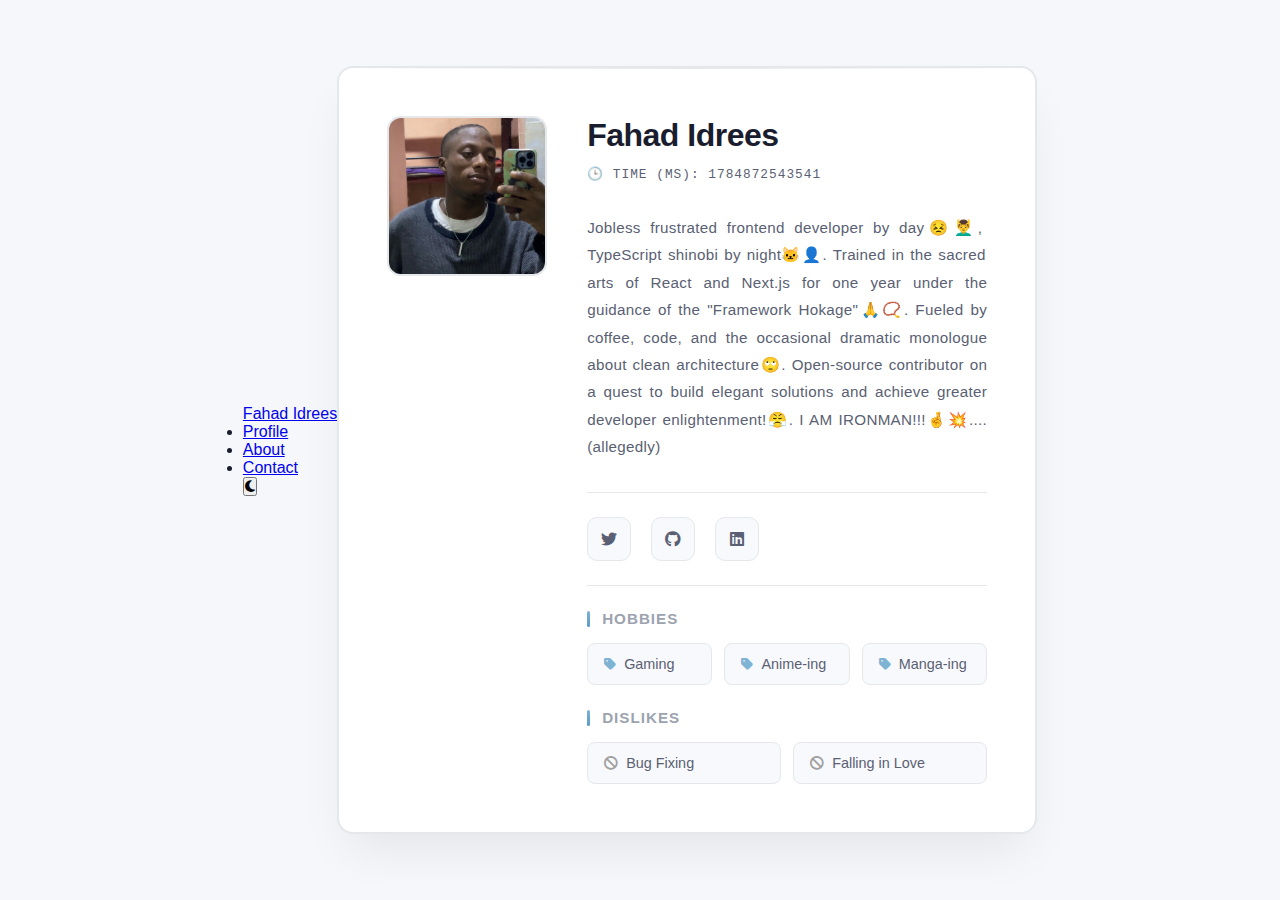
<file: index.html>
<!DOCTYPE html>
<html lang="en">
<head>
  <meta charset="UTF-8">
  <meta name="viewport" content="width=device-width, initial-scale=1.0">
  <title>Fahad Idrees - Profile Card</title>
  <script>
    (function() {
      const currentTheme = localStorage.getItem("theme") || "light";
      document.documentElement.setAttribute("data-theme", currentTheme);
    })();
  </script>
  <link rel="stylesheet" href="style.css">
  <link rel="icon" type="image/png" href="assets/favicon.png">
</head>
<body>
  <!-- Navigation -->
  <nav class="site-nav" aria-label="Main navigation">
    <div class="nav-container">
      <a href="index.html" class="nav-logo">Fahad Idrees</a>
      <ul class="nav-links">
        <li><a href="index.html" aria-current="page">Profile</a></li>
        <li><a href="about.html">About</a></li>
        <li><a href="contact.html">Contact</a></li>
      </ul>
      <button class="theme-toggle" aria-label="Toggle dark mode" title="Toggle theme">
        <i class="fas fa-moon"></i>
      </button>
    </div>
  </nav>

  <!-- Profile Card Wrapper -->
  <div class="profile-card-wrapper">
    <!-- Main profile card container -->
    <article class="profile-card" data-testid="test-profile-card">
    <div class="profile-card__container">
      <!-- Avatar section -->
      <figure class="profile-card__avatar-wrapper">
        <img 
          class="profile-card__avatar" 
          src="./assets/Avatar.jpg" 
          alt="Profile avatar"
          data-testid="test-user-avatar"
        >
      </figure>

      <!-- Main content section -->
      <div class="profile-card__content">
        <header class="profile-card__header">
          <h2 class="profile-card__name" data-testid="test-user-name">
            Fahad Idrees
          </h2>
          <p class="profile-card__time" data-testid="test-user-time">
            Loading...
          </p>
        </header>

        <!-- Bio section -->
        <p class="profile-card__bio" data-testid="test-user-bio">
          Jobless frustrated frontend developer by day😣💆‍♂️, TypeScript shinobi
          by night🐱‍👤. Trained in the sacred arts of React and Next.js for
          one year under the guidance of the "Framework Hokage"🙏📿. Fueled by
          coffee, code, and the occasional dramatic monologue about clean
          architecture🙄. Open-source contributor on a quest to build elegant
          solutions and achieve greater developer enlightenment!😤. I AM
          IRONMAN!!!🤞💥....(allegedly)
        </p>

        <!-- Social links section -->
        <nav class="profile-card__social">
          <ul class="profile-card__social-list" data-testid="test-user-social-links">
            <li>
              <a 
                href="https://x.com/fahad_idrees22" 
                class="social-link" 
                target="_blank" 
                rel="noopener noreferrer"
                data-testid="test-user-social-twitter"
                title="Twitter"
                aria-label="Twitter"
              >
                <i class="fab fa-twitter"></i>
              </a>
            </li>
            <li>
              <a 
                href="https://github.com/itzfahadoooo" 
                class="social-link" 
                target="_blank" 
                rel="noopener noreferrer"
                data-testid="test-user-social-github"
                title="GitHub"
                aria-label="GitHub"
              >
                <i class="fab fa-github"></i>
              </a>
            </li>
            <li>
              <a 
                href="https://www.linkedin.com/in/fahad-idrees-31753832b/" 
                class="social-link" 
                target="_blank" 
                rel="noopener noreferrer"
                data-testid="test-user-social-linkedin"
                title="LinkedIn"
                aria-label="LinkedIn"
              >
                <i class="fab fa-linkedin"></i>
              </a>
            </li>
          </ul>
        </nav>

        <!-- Hobbies section -->
        <section class="profile-card__hobbies">
          <h3 class="profile-card__section-title">Hobbies</h3>
          <ul class="profile-card__list" data-testid="test-user-hobbies">
            <li>Gaming</li>
            <li>Anime-ing</li>
            <li>Manga-ing</li>
          </ul>
        </section>

        <!-- Dislikes section -->
        <section class="profile-card__dislikes">
          <h3 class="profile-card__section-title">Dislikes</h3>
          <ul class="profile-card__list" data-testid="test-user-dislikes">
            <li>Bug Fixing</li>
            <li>Falling in Love</li>
          </ul>
        </section>
      </div>
    </div>
  </article>

  <script src="script.js"></script>
</body>
</html>
</file>
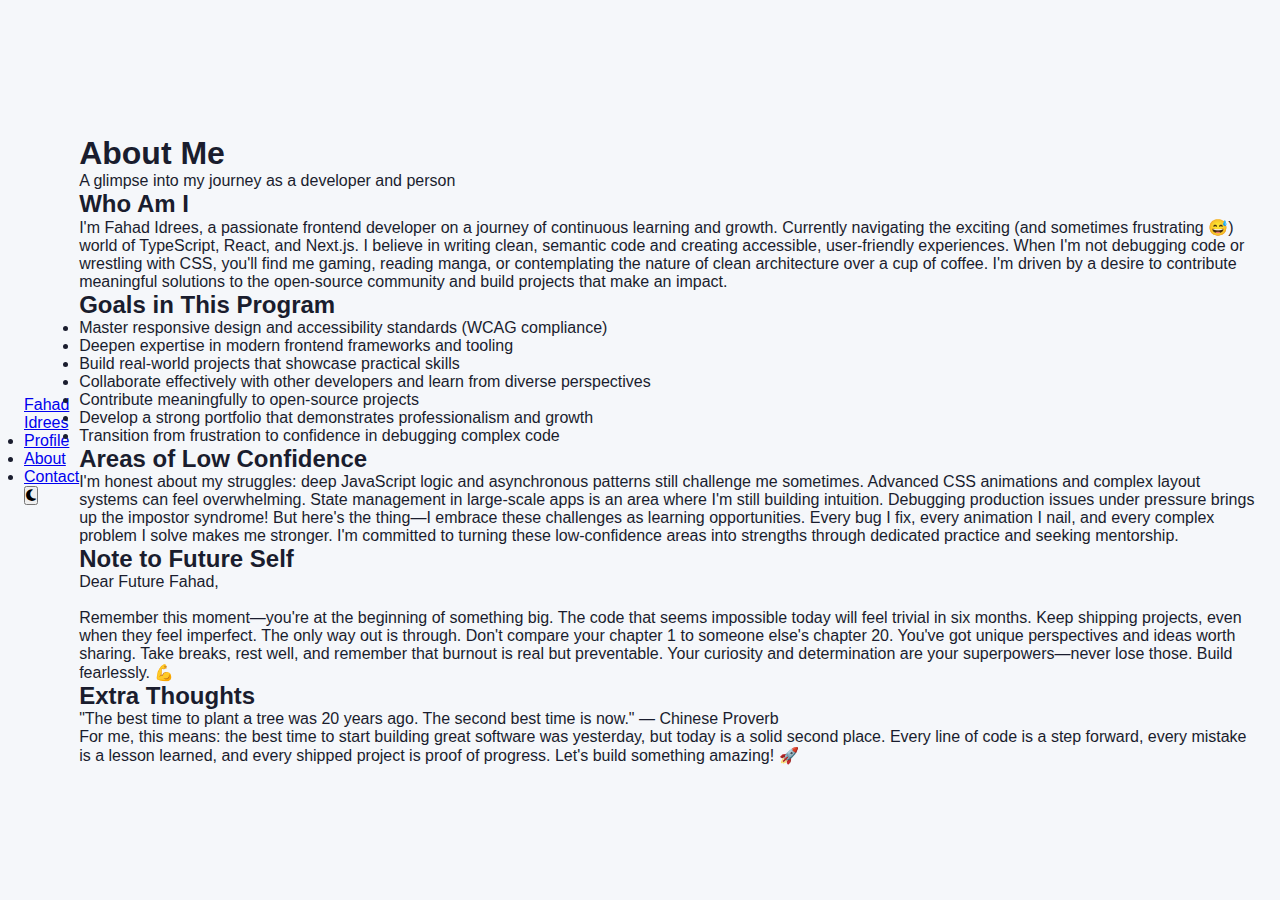
<file: about.html>
<!DOCTYPE html>
<html lang="en">
<head>
  <meta charset="UTF-8">
  <meta name="viewport" content="width=device-width, initial-scale=1.0">
  <title>About Me - Fahad Idrees</title>
  <script>
    (function() {
      const currentTheme = localStorage.getItem("theme") || "light";
      document.documentElement.setAttribute("data-theme", currentTheme);
    })();
  </script>
  <link rel="stylesheet" href="style.css">
  <link rel="icon" type="image/png" href="assets/favicon.png">
</head>
<body>
  <!-- Navigation -->
  <nav class="site-nav" aria-label="Main navigation">
    <div class="nav-container">
      <a href="index.html" class="nav-logo">Fahad Idrees</a>
      <ul class="nav-links">
        <li><a href="index.html">Profile</a></li>
        <li><a href="about.html" aria-current="page">About</a></li>
        <li><a href="contact.html">Contact</a></li>
      </ul>
      <button class="theme-toggle" aria-label="Toggle dark mode" title="Toggle theme">
        <i class="fas fa-moon"></i>
      </button>
    </div>
  </nav>

  <!-- Main About Page -->
  <main class="about-page" data-testid="test-about-page">
    <div class="page-container">
      <header class="page-header">
        <h1>About Me</h1>
        <p class="page-subtitle">A glimpse into my journey as a developer and person</p>
      </header>

      <!-- Who Am I Section -->
      <section class="about-section" data-testid="test-about-bio">
        <h2 class="section-title">Who Am I</h2>
        <p class="section-content">
          I'm Fahad Idrees, a passionate frontend developer on a journey of continuous learning and growth. 
          Currently navigating the exciting (and sometimes frustrating 😅) world of TypeScript, React, and Next.js. 
          I believe in writing clean, semantic code and creating accessible, user-friendly experiences. 
          When I'm not debugging code or wrestling with CSS, you'll find me gaming, reading manga, or contemplating the 
          nature of clean architecture over a cup of coffee. I'm driven by a desire to contribute meaningful solutions 
          to the open-source community and build projects that make an impact.
        </p>
      </section>

      <!-- Goals Section -->
      <section class="about-section" data-testid="test-about-goals">
        <h2 class="section-title">Goals in This Program</h2>
        <ul class="goals-list">
          <li>Master responsive design and accessibility standards (WCAG compliance)</li>
          <li>Deepen expertise in modern frontend frameworks and tooling</li>
          <li>Build real-world projects that showcase practical skills</li>
          <li>Collaborate effectively with other developers and learn from diverse perspectives</li>
          <li>Contribute meaningfully to open-source projects</li>
          <li>Develop a strong portfolio that demonstrates professionalism and growth</li>
          <li>Transition from frustration to confidence in debugging complex code</li>
        </ul>
      </section>

      <!-- Low Confidence Section -->
      <section class="about-section" data-testid="test-about-confidence">
        <h2 class="section-title">Areas of Low Confidence</h2>
        <p class="section-content">
          I'm honest about my struggles: deep JavaScript logic and asynchronous patterns still challenge me sometimes. 
          Advanced CSS animations and complex layout systems can feel overwhelming. State management in large-scale apps 
          is an area where I'm still building intuition. Debugging production issues under pressure brings up the impostor 
          syndrome! But here's the thing—I embrace these challenges as learning opportunities. Every bug I fix, every 
          animation I nail, and every complex problem I solve makes me stronger. I'm committed to turning these low-confidence 
          areas into strengths through dedicated practice and seeking mentorship.
        </p>
      </section>

      <!-- Future Self Note Section -->
      <section class="about-section" data-testid="test-about-future-note">
        <h2 class="section-title">Note to Future Self</h2>
        <div class="note-box">
          <p class="section-content">
            Dear Future Fahad,<br><br>
            Remember this moment—you're at the beginning of something big. The code that seems impossible today 
            will feel trivial in six months. Keep shipping projects, even when they feel imperfect. The only way out 
            is through. Don't compare your chapter 1 to someone else's chapter 20. You've got unique perspectives and 
            ideas worth sharing. Take breaks, rest well, and remember that burnout is real but preventable. 
            Your curiosity and determination are your superpowers—never lose those. Build fearlessly. 💪
          </p>
        </div>
      </section>

      <!-- Extra Thoughts Section -->
      <section class="about-section" data-testid="test-about-extra">
        <h2 class="section-title">Extra Thoughts</h2>
        <blockquote class="thought-quote">
          <p>
            "The best time to plant a tree was 20 years ago. The second best time is now." 
            — Chinese Proverb
          </p>
          <p>
            For me, this means: the best time to start building great software was yesterday, but today is 
            a solid second place. Every line of code is a step forward, every mistake is a lesson learned, 
            and every shipped project is proof of progress. Let's build something amazing! 🚀
          </p>
        </blockquote>
      </section>
    </div>
  </main>

  <script src="script.js"></script>
</body>
</html>
</file>
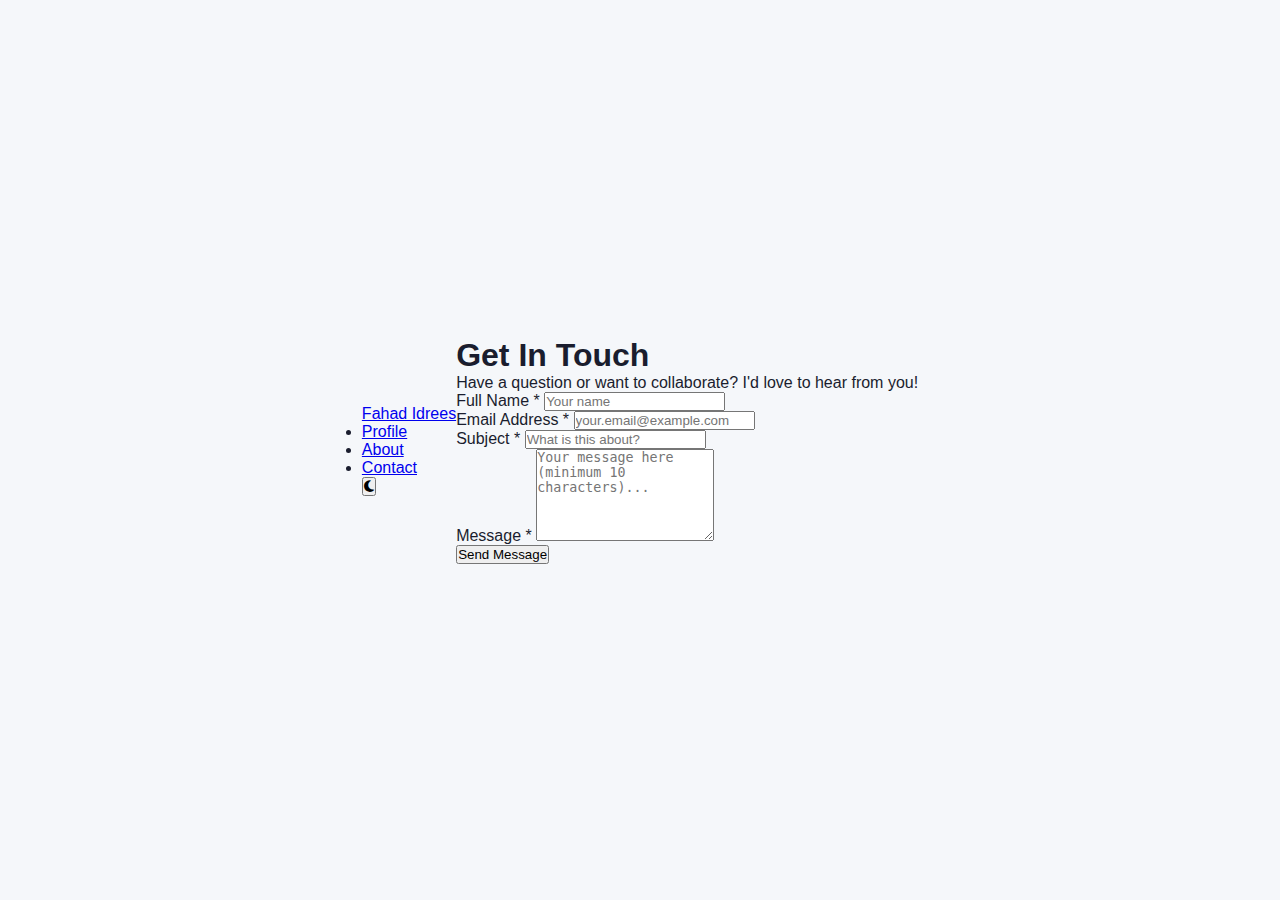
<file: contact.html>
<!DOCTYPE html>
<html lang="en">
<head>
  <meta charset="UTF-8">
  <meta name="viewport" content="width=device-width, initial-scale=1.0">
  <title>Contact Us - Fahad Idrees</title>
  <script>
    (function() {
      const currentTheme = localStorage.getItem("theme") || "light";
      document.documentElement.setAttribute("data-theme", currentTheme);
    })();
  </script>
  <link rel="stylesheet" href="style.css">
  <link rel="icon" type="image/png" href="assets/favicon.png">
</head>
<body>
  <!-- Navigation -->
  <nav class="site-nav" aria-label="Main navigation">
    <div class="nav-container">
      <a href="index.html" class="nav-logo">Fahad Idrees</a>
      <ul class="nav-links">
        <li><a href="index.html">Profile</a></li>
        <li><a href="about.html">About</a></li>
        <li><a href="contact.html" aria-current="page">Contact</a></li>
      </ul>
      <button class="theme-toggle" aria-label="Toggle dark mode" title="Toggle theme">
        <i class="fas fa-moon"></i>
      </button>
    </div>
  </nav>

  <!-- Main Contact Page -->
  <main class="contact-page" data-testid="test-contact-page">
    <div class="page-container">
      <header class="page-header">
        <h1>Get In Touch</h1>
        <p class="page-subtitle">Have a question or want to collaborate? I'd love to hear from you!</p>
      </header>

      <section class="contact-section">
        <form id="contactForm" class="contact-form" novalidate>
          <!-- Full Name Field -->
          <div class="form-group">
            <label for="contactName" class="form-label">Full Name <span aria-label="required">*</span></label>
            <input
              id="contactName"
              name="name"
              type="text"
              class="form-input"
              data-testid="test-contact-name"
              required
              aria-describedby="error-name"
              placeholder="Your name"
            >
            <p id="error-name" class="error-message" data-testid="test-contact-error-name" role="alert"></p>
          </div>

          <!-- Email Field -->
          <div class="form-group">
            <label for="contactEmail" class="form-label">Email Address <span aria-label="required">*</span></label>
            <input
              id="contactEmail"
              name="email"
              type="email"
              class="form-input"
              data-testid="test-contact-email"
              required
              aria-describedby="error-email"
              placeholder="your.email@example.com"
            >
            <p id="error-email" class="error-message" data-testid="test-contact-error-email" role="alert"></p>
          </div>

          <!-- Subject Field -->
          <div class="form-group">
            <label for="contactSubject" class="form-label">Subject <span aria-label="required">*</span></label>
            <input
              id="contactSubject"
              name="subject"
              type="text"
              class="form-input"
              data-testid="test-contact-subject"
              required
              aria-describedby="error-subject"
              placeholder="What is this about?"
            >
            <p id="error-subject" class="error-message" data-testid="test-contact-error-subject" role="alert"></p>
          </div>

          <!-- Message Field -->
          <div class="form-group">
            <label for="contactMessage" class="form-label">Message <span aria-label="required">*</span></label>
            <textarea
              id="contactMessage"
              name="message"
              rows="6"
              class="form-textarea"
              data-testid="test-contact-message"
              required
              minlength="10"
              aria-describedby="error-message"
              placeholder="Your message here (minimum 10 characters)..."
            ></textarea>
            <p id="error-message" class="error-message" data-testid="test-contact-error-message" role="alert"></p>
          </div>

          <!-- Submit Button -->
          <button type="submit" class="btn-submit" data-testid="test-contact-submit">
            Send Message
          </button>
        </form>

        <!-- Success Message -->
        <p class="success-message" data-testid="test-contact-success" role="status" hidden>
          ✅ Thank you! Your message has been sent successfully. I'll get back to you soon!
        </p>
      </section>
    </div>
  </main>

  <script src="script.js"></script>
</body>
</html>
</file>
<file: style.css>
@import url('https://cdnjs.cloudflare.com/ajax/libs/font-awesome/6.4.0/css/all.min.css');

* {
  margin: 0;
  padding: 0;
  box-sizing: border-box;
}

:root {
  --color-bg-dark: #f0f2f5;
  --color-bg-light: #e8eaed;
  --color-surface: #ffffff;
  --color-surface-hover: #f5f7fa;
  --color-text-primary: #1a1d2e;
  --color-text-secondary: #232429ff;
  --color-accent: #8892b0;
  --color-accent-light: #9ca3af;
  --color-silver: #c0c5d0;
  --color-border: #b3d9ff;
  --color-border-dark: #7eb3d4;
  --transition-smooth: all 0.3s cubic-bezier(0.4, 0, 0.2, 1);
}

body {
  font-family: 'Segoe UI', Roboto, 'Helvetica Neue', sans-serif;
  /* background: linear-gradient(135deg, #e8eaed 0%, #f0f2f5 50%, #e8eaed 100%); */
  background: var(--color-bg-dark);
  min-height: 100vh;
  display: flex;
  align-items: center;
  justify-content: center;
  padding: 1.5rem;
  color: var(--color-text-primary);
}

/* ============================================
   Profile Card - Main Container
   ============================================ */

.profile-card {
  background: var(--color-surface);
  border: 2px solid var(--color-border);
  border-radius: 16px;
  max-width: 600px;
  width: 100%;
  overflow: hidden;
  transition: var(--transition-smooth);
  position: relative;
  box-shadow: 0 25px 50px -12px rgba(0, 0, 0, 0.08);
}

/* Subtle gradient overlay on top */
.profile-card::before {
  content: '';
  position: absolute;
  top: 0;
  left: 0;
  right: 0;
  height: 1px;
  background: linear-gradient(90deg, transparent, var(--color-silver), transparent);
  opacity: 0.4;
}

.profile-card:hover {
  border-color: var(--color-border-dark);
  box-shadow: 0 30px 60px -12px rgba(126, 179, 212, 0.15);
}

.profile-card__container {
  display: flex;
  flex-direction: column;
  gap: 2rem;
  padding: 2.5rem;
}

/* ============================================
   Avatar Section - Premium Styling
   ============================================ */

.profile-card__avatar-wrapper {
  margin: 0;
  position: relative;
  width: fit-content;
}

.profile-card__avatar {
  width: 120px;
  height: 120px;
  border-radius: 12px;
  object-fit: cover;
  border: 2px solid var(--color-border);
  transition: var(--transition-smooth);
  position: relative;
  z-index: 1;
  background: var(--color-surface-hover);
  cursor: pointer;
}

.profile-card__avatar-wrapper::after {
  content: '';
  position: absolute;
  top: -8px;
  left: -8px;
  right: -8px;
  bottom: -8px;
  border: 1px solid var(--color-border);
  border-radius: 14px;
  opacity: 0;
  transition: var(--transition-smooth);
}

.profile-card:hover .profile-card__avatar-wrapper::after {
  opacity: 1;
  top: -10px;
  left: -10px;
  right: -10px;
  bottom: -10px;
  border-color: var(--color-border-dark);
}

.profile-card:hover .profile-card__avatar {
  transform: scale(1.02);
  border-color: var(--color-border-dark);
}

/* ============================================
   Header & Name - Elegant Typography
   ============================================ */

.profile-card__header {
  display: flex;
  flex-direction: column;
  gap: 0.75rem;
}

.profile-card__name {
  font-size: 1.75rem;
  font-weight: 700;
  color: var(--color-text-primary);
  line-height: 1.2;
  letter-spacing: -0.5px;
}

.profile-card__time {
  font-size: 0.8rem;
  color: var(--color-text-secondary);
  font-family: 'Monaco', 'Courier New', monospace;
  font-weight: 500;
  letter-spacing: 1px;
  text-transform: uppercase;
}

/* ============================================
   Bio Section
   ============================================ */

.profile-card__bio {
  font-size: 0.95rem;
  color: var(--color-text-secondary);
  line-height: 1.8;
  letter-spacing: 0.3px;
  margin: 0.5rem 0;
  text-align: justify;
}

/* ============================================
   Social Links - Icon-Based Design
   ============================================ */

.profile-card__social {
  padding: 1.5rem 0;
  border-top: 1px solid var(--color-border);
  border-bottom: 1px solid var(--color-border);
}

.profile-card__social-list {
  list-style: none;
  display: flex;
  gap: 1rem;
  flex-wrap: wrap;
}

.social-link {
  display: inline-flex;
  align-items: center;
  justify-content: center;
  width: 44px;
  height: 44px;
  background: var(--color-surface-hover);
  color: var(--color-text-secondary);
  text-decoration: none;
  border-radius: 10px;
  font-size: 1rem;
  transition: var(--transition-smooth);
  border: 1.5px solid var(--color-border);
  cursor: pointer;
  position: relative;
  overflow: hidden;
}

.social-link::before {
  content: '';
  position: absolute;
  inset: 0;
  background: linear-gradient(135deg, #7eb3d4, #5a9ac7);
  opacity: 0;
  transition: var(--transition-smooth);
  border-radius: 10px;
  z-index: -1;
}

.social-link:hover {
  color: white;
  border-color: var(--color-border-dark);
  transform: translateY(-3px);
  background: linear-gradient(135deg, #7eb3d4, #5a9ac7);
}

.social-link:focus-visible {
  outline: 2px solid var(--color-border-dark);
  outline-offset: 2px;
}

.social-link:active {
  transform: translateY(-1px);
}

/* ============================================
   Sections (Hobbies & Dislikes)
   ============================================ */

.profile-card__hobbies,
.profile-card__dislikes {
  display: grid;
  gap: 1rem;
}

.profile-card__section-title {
  font-size: 0.95rem;
  font-weight: 700;
  color: var(--color-accent-light);
  letter-spacing: 1px;
  text-transform: uppercase;
  display: flex;
  align-items: center;
  gap: 0.75rem;
}

.profile-card__section-title::before {
  content: '';
  width: 3px;
  height: 16px;
  background: linear-gradient(180deg, #7eb3d4, #5a9ac7);
  border-radius: 2px;
}

.profile-card__list {
  list-style: none;
  display: grid;
  grid-template-columns: repeat(auto-fit, minmax(150px, 1fr));
  gap: 0.75rem;
}

.profile-card__list li {
  font-size: 0.9rem;
  color: var(--color-text-secondary);
  padding: 0.75rem 1rem;
  background: var(--color-surface-hover);
  border: 1.5px solid var(--color-border);
  border-radius: 8px;
  transition: var(--transition-smooth);
  display: flex;
  align-items: center;
  gap: 0.5rem;
  cursor: pointer;
}

.profile-card__hobbies .profile-card__list li::before {
  content: '\f02b';
  font-family: 'Font Awesome 6 Free';
  font-weight: 900;
  color: #7eb3d4;
  font-size: 0.85rem;
}

.profile-card__dislikes .profile-card__list li::before {
  content: '\f05e';
  font-family: 'Font Awesome 6 Free';
  font-weight: 900;
  color: #a0a0a0;
  font-size: 0.85rem;
}

.profile-card__list li:hover {
  background: var(--color-surface);
  border-color: var(--color-border-dark);
  transform: translateX(4px);
}

/* ============================================
   Responsive Design
   ============================================ */

@media (min-width: 600px) {
  .profile-card__container {
    flex-direction: row;
    align-items: flex-start;
    gap: 2.5rem;
  }

  .profile-card__avatar-wrapper {
    flex-shrink: 0;
  }

  .profile-card__avatar {
    width: 150px;
    height: 150px;
  }

  .profile-card__content {
    flex: 1;
    display: flex;
    flex-direction: column;
    gap: 1.5rem;
  }

  .profile-card__list {
    grid-template-columns: repeat(auto-fit, minmax(120px, 1fr));
  }
}

@media (min-width: 800px) {
  .profile-card {
    max-width: 700px;
  }

  .profile-card__container {
    padding: 3rem;
  }

  .profile-card__avatar {
    width: 160px;
    height: 160px;
    border-radius: 14px;
  }

  .profile-card__name {
    font-size: 2rem;
  }

  .profile-card__social-list {
    gap: 1.25rem;
  }
}

/* ============================================
   Accessibility & Motion
   ============================================ */

@media (prefers-reduced-motion: reduce) {
  * {
    animation-duration: 0.01ms !important;
    animation-iteration-count: 1 !important;
    transition-duration: 0.01ms !important;
  }
}

@media (prefers-color-scheme: light) {
  :root {
    --color-bg-dark: #f5f7fa;
    --color-bg-light: #eeeff5;
    --color-surface: #ffffff;
    --color-surface-hover: #f8f9fc;
    --color-text-primary: #1a1d2e;
    --color-text-secondary: #5a5f73;
    --color-accent: #6b7280;
    --color-accent-light: #9ca3af;
    --color-border: #e5e7eb;
  }

  .profile-card {
    box-shadow: 0 25px 50px -12px rgba(0, 0, 0, 0.08);
  }
}
</file>
